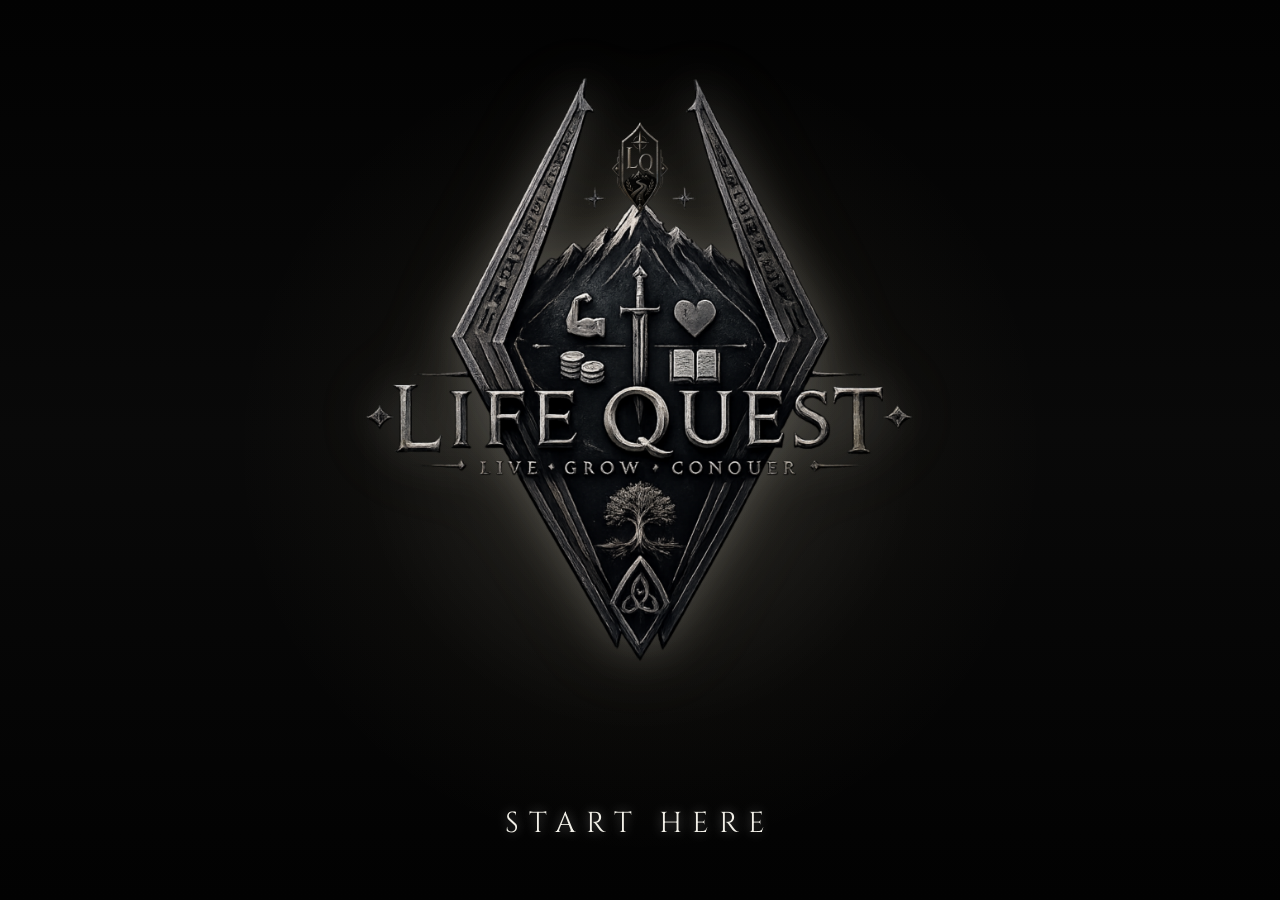
<file: index.html>
<!DOCTYPE html>
<html lang="en">
<head>
  <meta charset="UTF-8">
  <meta name="viewport" content="width=device-width, initial-scale=1.0">
  <title>Life Quest | A Real-Life RPG App for Building a Better Life</title>
  <meta name="description" content="Life Quest is a real-life RPG app that turns goals, tasks, journals, inventory, and personal growth into meaningful quests. Build a good life on purpose.">
  <meta name="theme-color" content="#050505">

  <meta property="og:title" content="Life Quest — Life Isn’t a Checklist. It’s a Quest.">
  <meta property="og:description" content="A real-life RPG app for returning to real life, tracking quests, building skills, and living with purpose.">
  <meta property="og:type" content="website">
  <meta property="og:url" content="https://lifequestapp.ca/">
  <meta property="og:image" content="https://lifequestapp.ca/assets/logo/lifequest-logo.png">

  <meta name="twitter:card" content="summary_large_image">
  <meta name="twitter:title" content="Life Quest — Life Isn’t a Checklist. It’s a Quest.">
  <meta name="twitter:description" content="A real-life RPG app for returning to real life, tracking quests, building skills, and living with purpose.">
  <meta name="twitter:image" content="https://lifequestapp.ca/assets/logo/lifequest-logo.png">
  <link rel="stylesheet" href="styles.css">
</head>

<body>

  <!-- Hidden Netlify form detection -->
  <form name="join-life-quest" method="POST" data-netlify="true" netlify-honeypot="bot-field" hidden>
    <input type="hidden" name="form-name" value="join-life-quest">
    <input type="email" name="email">
    <input type="checkbox" name="marketing_consent" value="yes">
    <input type="hidden" name="consent_version" value="2026-10-10">
    <input name="bot-field">
  </form>

  <main class="start-screen" id="startScreen">
    <div class="start-content">
      <img src="assets/logo/lifequest-logo.png" alt="Life Quest" class="hero-logo">
      <button type="button" class="start-button" id="startButton">START HERE</button>
    </div>
  </main>

  <div class="black-transition hidden" id="blackTransition"></div>

  <section class="letter-screen hidden" id="letterScreen">
    <div class="letter-box">
      <img src="assets/logo/lifequest-logo.png" alt="Life Quest" class="letter-logo">

      <h1>Life Quest</h1>
      <p class="letter-subtitle">A real-life RPG for returning to real life.</p>
      <h2>The Road Ahead</h2>

      <p><em>To the traveler who now holds this tool,</em></p>

      <p>For many years, I searched for a way to keep track of the life I was trying to build.</p>

      <p>There were lists, calendars, notes, reminders, goals, plans, and scattered scraps of ambition hidden in every corner of my world. Some helped for a time. Most faded. None of them felt like they understood the truth of it.</p>

      <p>Life is not a clean list.</p>
      <p>It is a road.</p>

      <p>It is work to be done, people to care for, strength to build, rooms to restore, skills to sharpen, debts to clear, meals to prepare, places to discover, and small victories that deserve to be remembered.</p>

      <p>I did not need another place to store chores.</p>
      <p>I needed a way to see the adventure inside them.</p>
      <p>So this tool was forged.</p>

      <p>Life Quest was made to turn real life into quests. Not to escape the world, but to walk through it with purpose.</p>

      <p>This tool will not walk the road for you. It will not shout every answer. It will not remove the weight from your pack.</p>

      <p>But it may help you see the path.</p>
      <p>It may help you begin again.</p>
      <p>And it may help you notice that the small task in front of you was never small at all. It was part of the larger quest.</p>

      <p>Begin where you are.<br>
      Gather what you can.<br>
      Complete the next quest.</p>

      <p class="final-line"><em>The road ahead is yours.</em></p>

      <form name="join-life-quest" method="POST" data-netlify="true" action="/success.html" class="join-form">
        <input type="hidden" name="form-name" value="join-life-quest">
        <input type="hidden" name="consent_version" value="2026-10-10">
        <input type="email" name="email" placeholder="Enter your email" required>
        <label class="join-consent"><input type="checkbox" name="marketing_consent" value="yes" required> I agree to receive Life Quest development, launch, and promotional emails from Simic Solutions Inc. I can unsubscribe at any time.</label>
        <button type="submit">Join Life Quest</button>
        <p class="join-privacy">Joining is optional and not required to use the app. <a href="privacy.html">How we use your email</a>.</p>
      </form>

      <div class="letter-links" aria-label="Life Quest social links">
        <p class="letter-links-note">Follow the road as it is being built.</p>
        <a href="https://www.instagram.com/getlifequest/" target="_blank" rel="noopener noreferrer">Instagram</a>
        <a href="https://www.youtube.com/@LifeQuestApp-r8x" target="_blank" rel="noopener noreferrer">YouTube</a>
        <a href="https://www.facebook.com/profile.php?id=61591769700104" target="_blank" rel="noopener noreferrer">Facebook</a>
        <a href="https://discord.gg/BAJ6yh2Gr" target="_blank" rel="noopener noreferrer">Discord</a>
      </div>

      <section class="content-section" id="faq" aria-labelledby="faq-title">
        <h2 id="faq-title">Questions from the Road</h2>

        <div class="faq-item">
          <h3>What is Life Quest?</h3>
          <p>Life Quest is a real-life RPG app for turning ordinary life into quests, records, resources, and progress. It is built to help people return to real life with more purpose.</p>
        </div>

        <div class="faq-item">
          <h3>Is this just another productivity app?</h3>
          <p>No. Life Quest brings simple quests, journals, inventory, maps, and progress together so real life feels connected.</p>
        </div>

        <div class="faq-item">
          <h3>Does Life Quest use streaks?</h3>
          <p>No. Life Quest is not built around streak guilt. Life is lived in seasons. If you leave for a while, the app should help you return, not remind you that you failed.</p>
        </div>

        <div class="contact-actions">
          <a href="faq.html">Read the FAQ</a>
        </div>
      </section>

      <section class="content-section" id="contact" aria-labelledby="contact-title">
        <h2 id="contact-title">Contact</h2>
        <p>Life Quest is being built in public, one quest at a time. For updates, questions, or early interest, join the list above or follow the project below.</p>

        <div class="contact-actions">
          <a href="contact.html">Contact</a>
          <a href="support.html">Support</a>
          <a href="privacy.html">Privacy</a>
          <a href="https://www.instagram.com/getlifequest/" target="_blank" rel="noopener noreferrer">Instagram</a>
          <a href="https://www.youtube.com/@LifeQuestApp-r8x" target="_blank" rel="noopener noreferrer">YouTube</a>
          <a href="https://www.facebook.com/profile.php?id=61591769700104" target="_blank" rel="noopener noreferrer">Facebook</a>
          <a href="https://discord.gg/BAJ6yh2Gr" target="_blank" rel="noopener noreferrer">Discord</a>
        </div>
      </section>
    </div>
  </section>

  <script type="application/ld+json">
    {
      "@context": "https://schema.org",
      "@type": "SoftwareApplication",
      "name": "Life Quest",
      "applicationCategory": "LifestyleApplication",
      "operatingSystem": "iOS",
      "description": "Life Quest is a real-life RPG app that turns goals, tasks, journals, inventory, and personal growth into meaningful quests.",
      "url": "https://lifequestapp.ca/"
    }
  </script>

  <script src="script.js"></script>
  <script src="/metricool.js"></script>
</body>
</html>
</file>
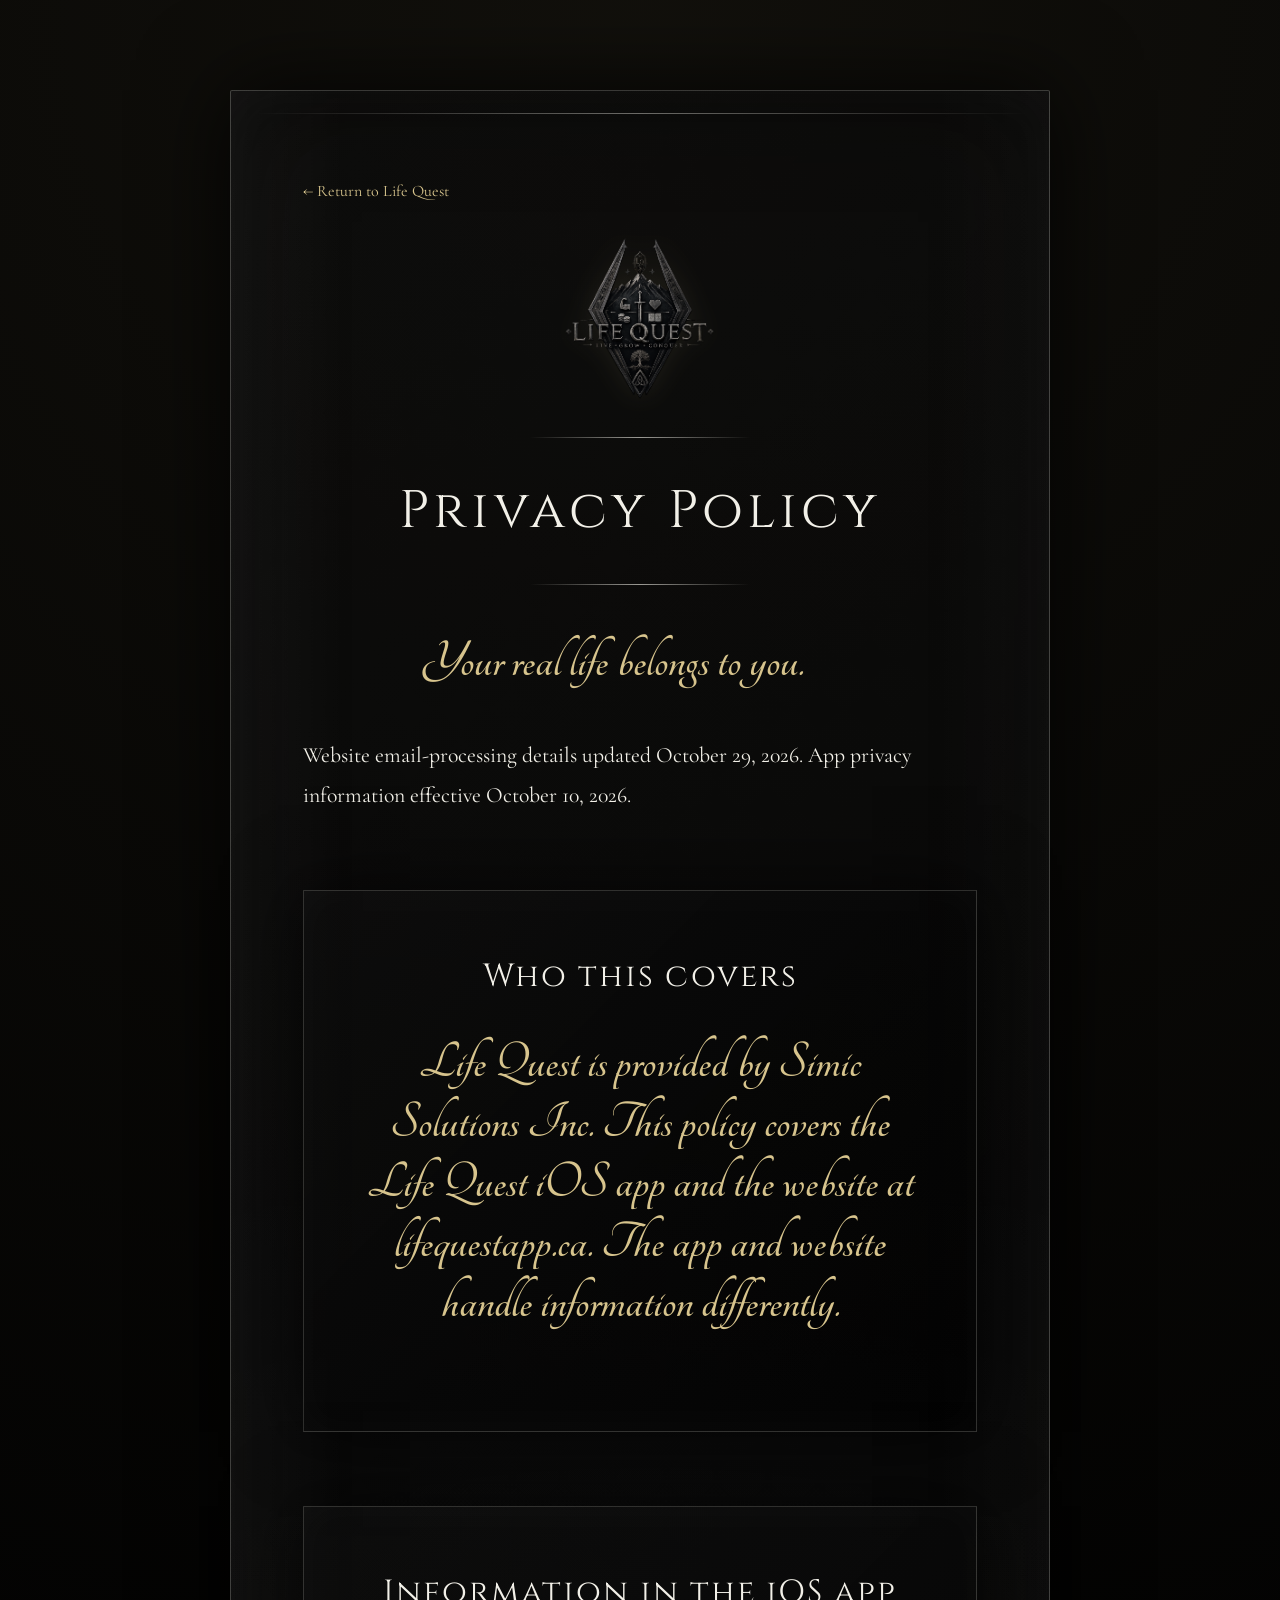
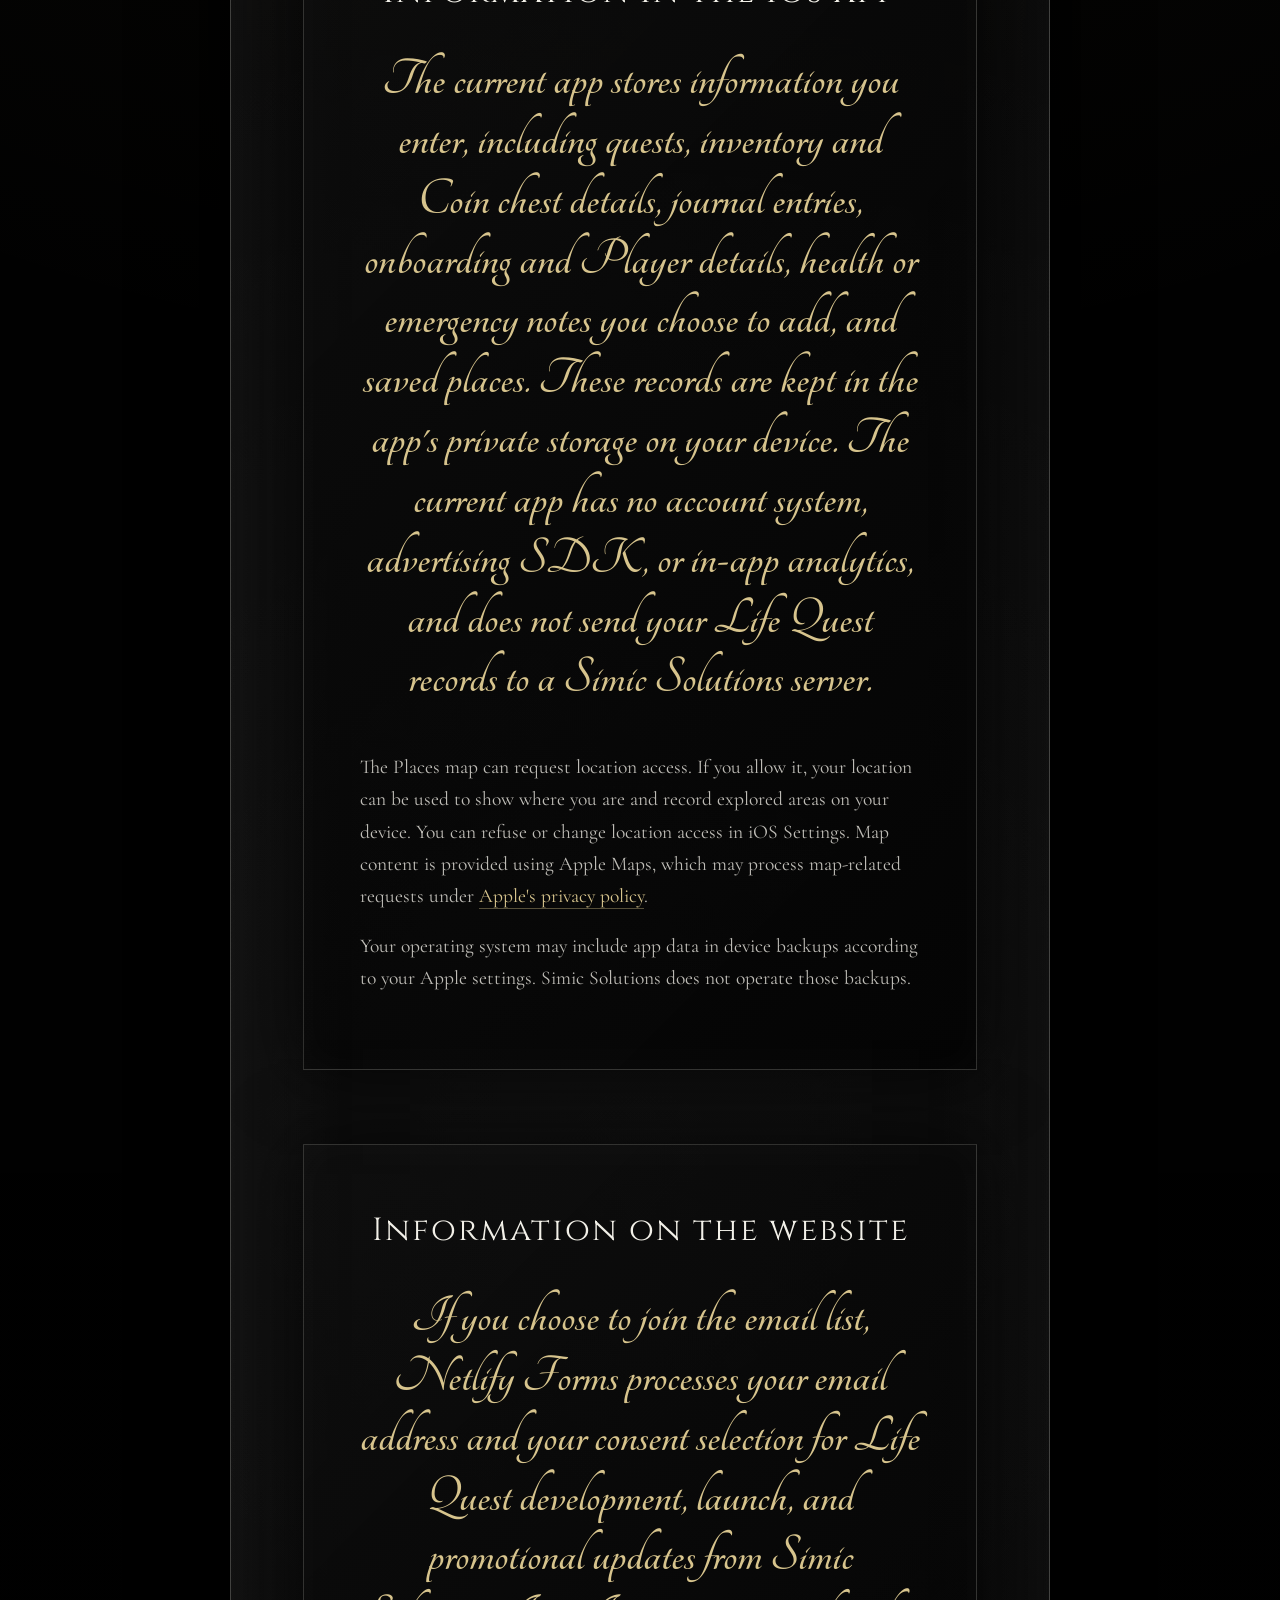
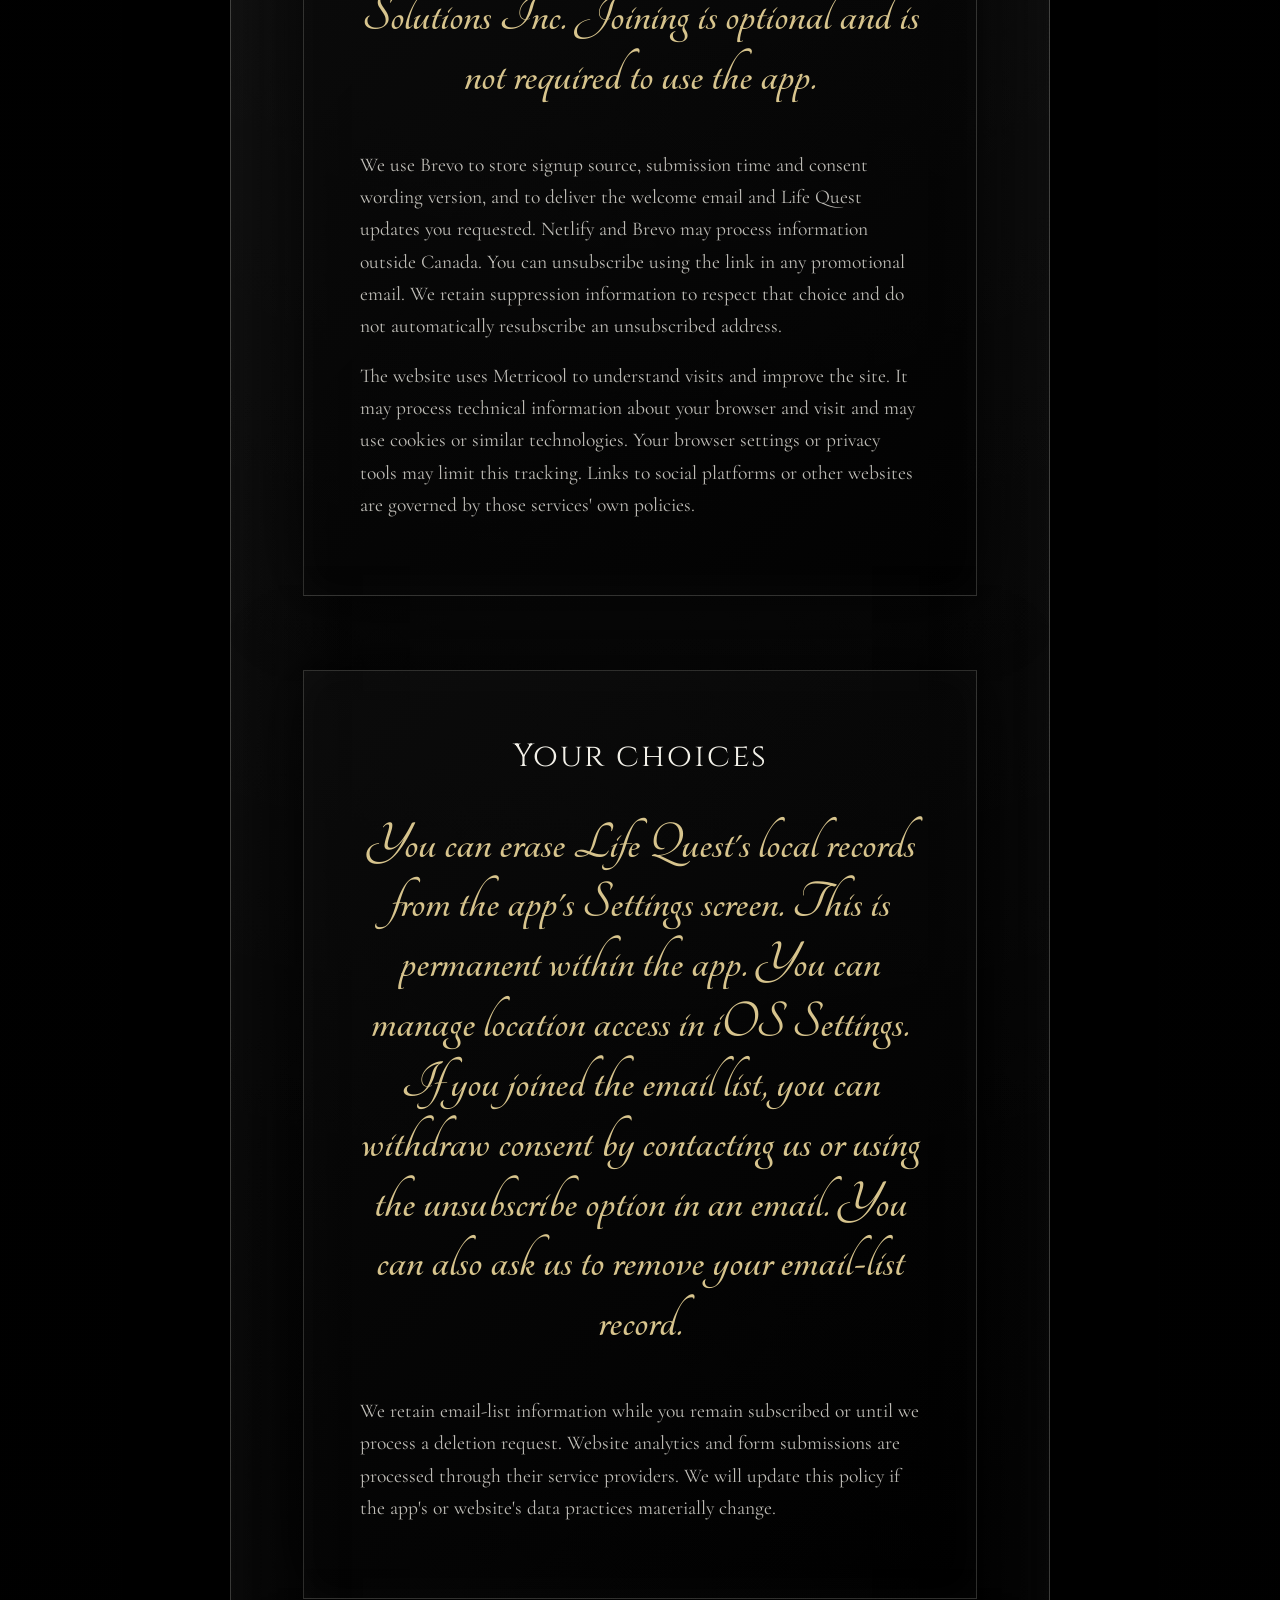
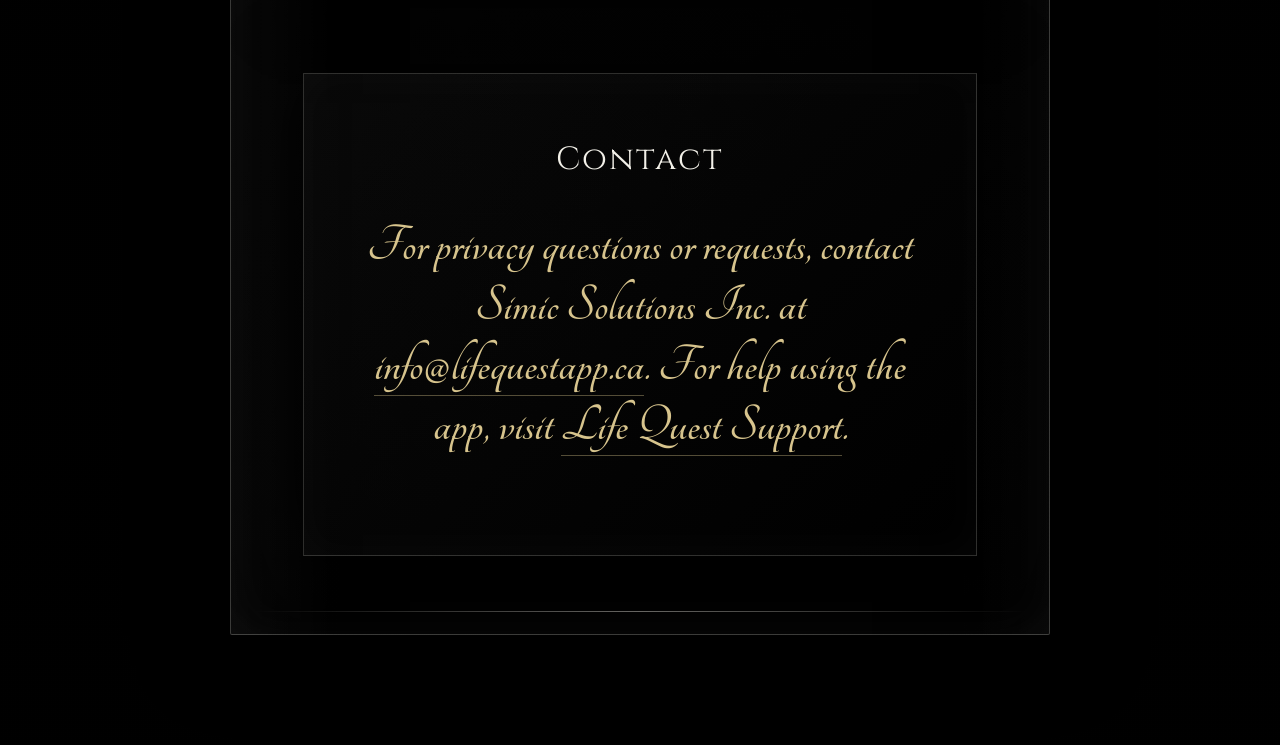
<file: privacy.html>
<!DOCTYPE html>
<html lang="en">
<head>
  <meta charset="UTF-8">
  <meta name="viewport" content="width=device-width, initial-scale=1.0">
  <title>Privacy Policy | Life Quest</title>
  <meta name="description" content="How Simic Solutions Inc. handles Life Quest app data, website analytics, and email updates.">
  <meta property="og:title" content="Life Quest Privacy Policy">
  <meta property="og:url" content="https://lifequestapp.ca/privacy.html">
  <link rel="stylesheet" href="styles.css">
</head>
<body>
  <main class="letter-screen info-page">
    <div class="letter-box">
      <a href="index.html" class="page-back-link">← Return to Life Quest</a>
      <img src="assets/logo/lifequest-logo.png" alt="Life Quest" class="letter-logo">
      <h1>Privacy Policy</h1>
      <p class="letter-subtitle">Your real life belongs to you.</p>
      <p>Website email-processing details updated October 29, 2026. App privacy information effective October 10, 2026.</p>

      <section class="content-section" aria-labelledby="scope">
        <h2 id="scope">Who this covers</h2>
        <p>Life Quest is provided by Simic Solutions Inc. This policy covers the Life Quest iOS app and the website at lifequestapp.ca. The app and website handle information differently.</p>
      </section>

      <section class="content-section" aria-labelledby="app-data">
        <h2 id="app-data">Information in the iOS app</h2>
        <p>The current app stores information you enter, including quests, inventory and Coin chest details, journal entries, onboarding and Player details, health or emergency notes you choose to add, and saved places. These records are kept in the app's private storage on your device. The current app has no account system, advertising SDK, or in-app analytics, and does not send your Life Quest records to a Simic Solutions server.</p>
        <p>The Places map can request location access. If you allow it, your location can be used to show where you are and record explored areas on your device. You can refuse or change location access in iOS Settings. Map content is provided using Apple Maps, which may process map-related requests under <a href="https://www.apple.com/legal/privacy/">Apple's privacy policy</a>.</p>
        <p>Your operating system may include app data in device backups according to your Apple settings. Simic Solutions does not operate those backups.</p>
      </section>

      <section class="content-section" aria-labelledby="website-data">
        <h2 id="website-data">Information on the website</h2>
        <p>If you choose to join the email list, Netlify Forms processes your email address and your consent selection for Life Quest development, launch, and promotional updates from Simic Solutions Inc. Joining is optional and is not required to use the app.</p>
        <p>We use Brevo to store signup source, submission time and consent wording version, and to deliver the welcome email and Life Quest updates you requested. Netlify and Brevo may process information outside Canada. You can unsubscribe using the link in any promotional email. We retain suppression information to respect that choice and do not automatically resubscribe an unsubscribed address.</p>
        <p>The website uses Metricool to understand visits and improve the site. It may process technical information about your browser and visit and may use cookies or similar technologies. Your browser settings or privacy tools may limit this tracking. Links to social platforms or other websites are governed by those services' own policies.</p>
      </section>

      <section class="content-section" aria-labelledby="choices">
        <h2 id="choices">Your choices</h2>
        <p>You can erase Life Quest's local records from the app's Settings screen. This is permanent within the app. You can manage location access in iOS Settings. If you joined the email list, you can withdraw consent by contacting us or using the unsubscribe option in an email. You can also ask us to remove your email-list record.</p>
        <p>We retain email-list information while you remain subscribed or until we process a deletion request. Website analytics and form submissions are processed through their service providers. We will update this policy if the app's or website's data practices materially change.</p>
      </section>

      <section class="content-section" aria-labelledby="privacy-contact">
        <h2 id="privacy-contact">Contact</h2>
        <p>For privacy questions or requests, contact Simic Solutions Inc. at <a href="mailto:info@lifequestapp.ca">info@lifequestapp.ca</a>. For help using the app, visit <a href="support.html">Life Quest Support</a>.</p>
      </section>
    </div>
  </main>
</body>
</html>
</file>
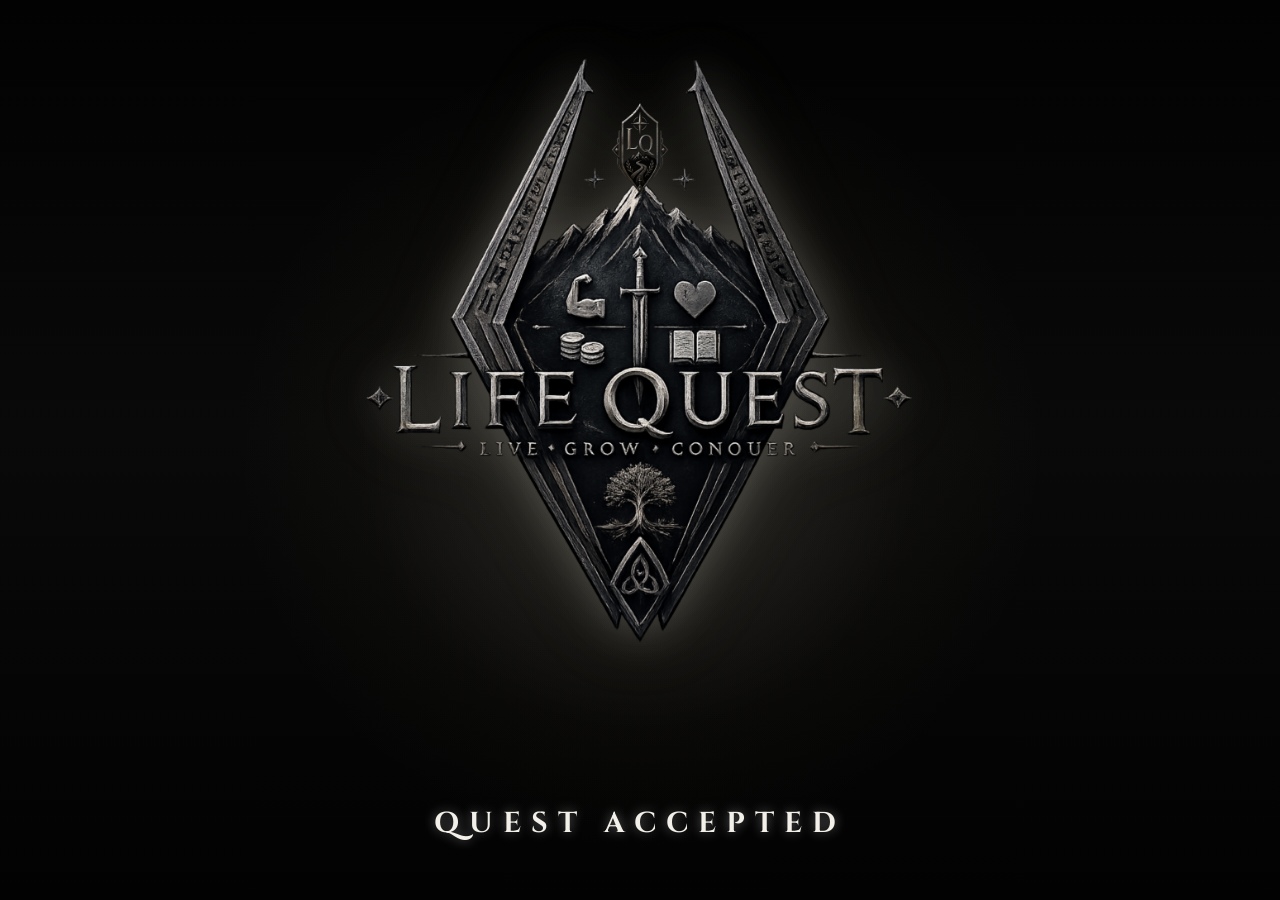
<file: success.html>
<!DOCTYPE html>
<html lang="en">
<head>
  <meta charset="UTF-8">
  <meta name="viewport" content="width=device-width, initial-scale=1.0">
  <title>Quest Accepted</title>
  <link rel="stylesheet" href="styles.css">
</head>

<body>
  <main class="start-screen">
    <div class="start-content">
      <img src="assets/logo/lifequest-logo.png" alt="Life Quest" class="hero-logo">
      <h1 class="start-button">QUEST ACCEPTED</h1>
    </div>
  </main>
  <script src="/metricool.js"></script>
</body>
</html>
</file>
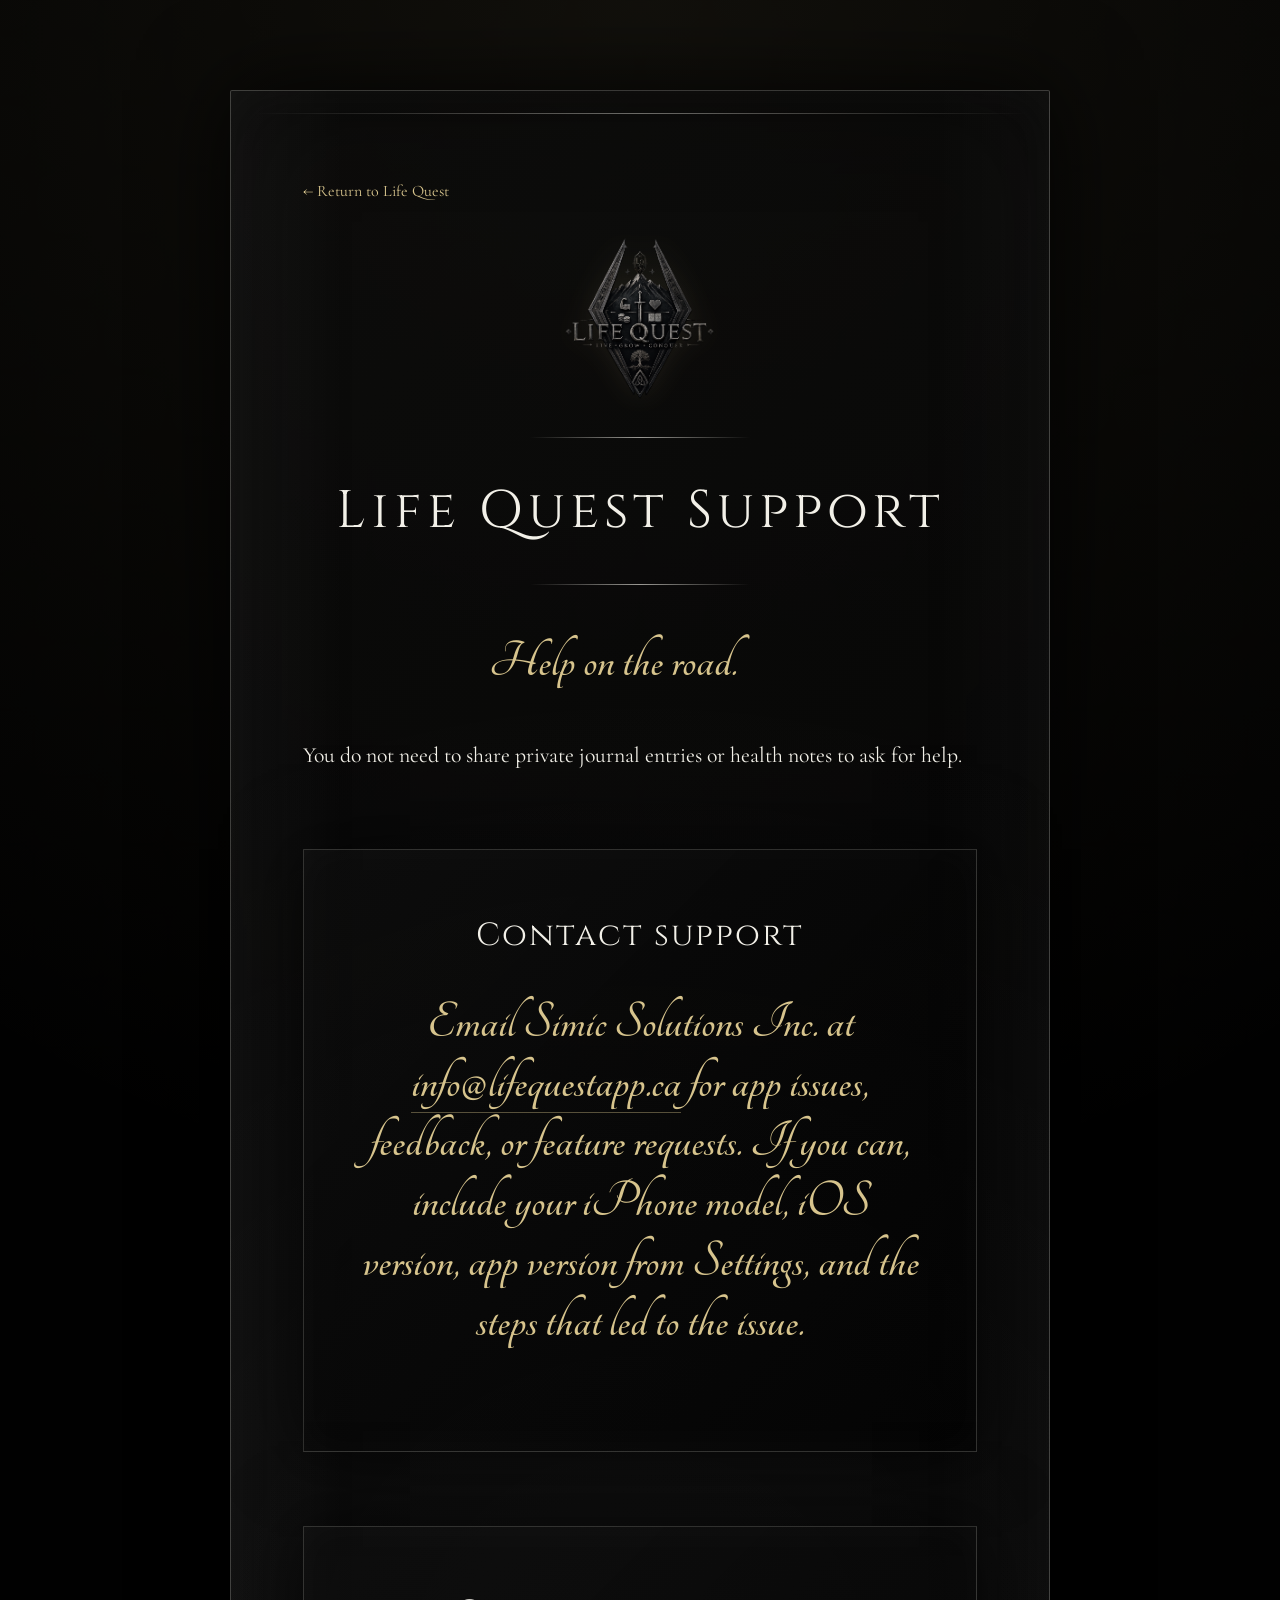
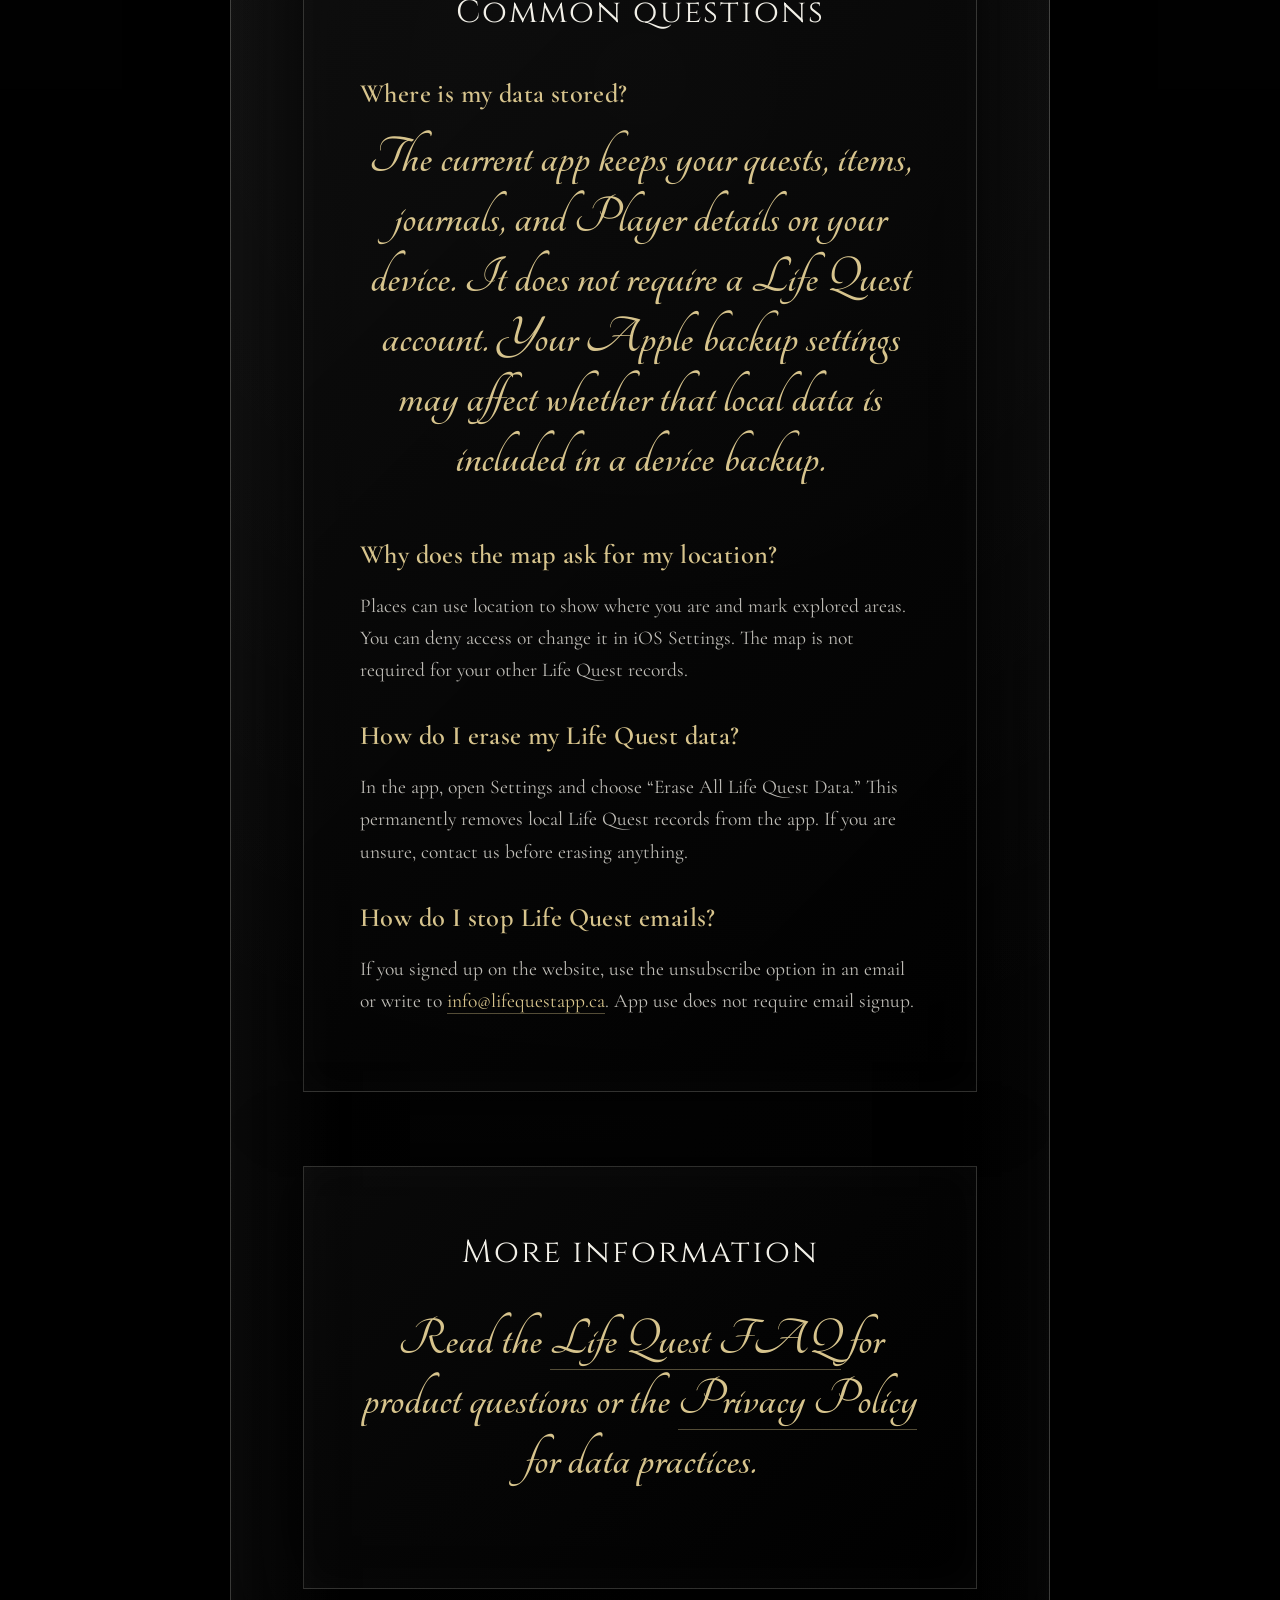
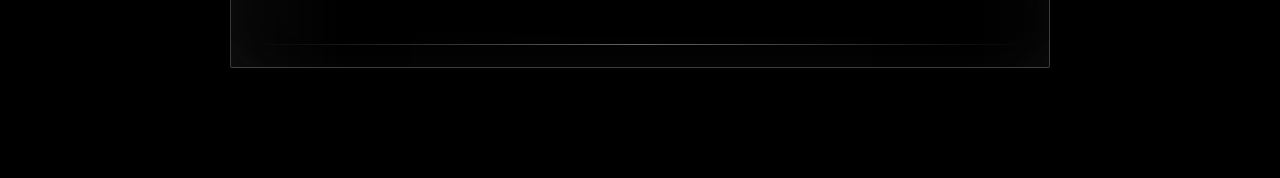
<file: support.html>
<!DOCTYPE html>
<html lang="en">
<head>
  <meta charset="UTF-8">
  <meta name="viewport" content="width=device-width, initial-scale=1.0">
  <title>Support | Life Quest</title>
  <meta name="description" content="Contact Life Quest support and find help with local data, the Places map, and privacy.">
  <meta property="og:title" content="Life Quest Support">
  <meta property="og:url" content="https://lifequestapp.ca/support.html">
  <link rel="stylesheet" href="styles.css">
</head>
<body>
  <main class="letter-screen info-page">
    <div class="letter-box">
      <a href="index.html" class="page-back-link">← Return to Life Quest</a>
      <img src="assets/logo/lifequest-logo.png" alt="Life Quest" class="letter-logo">
      <h1>Life Quest Support</h1>
      <p class="letter-subtitle">Help on the road.</p>
      <p>You do not need to share private journal entries or health notes to ask for help.</p>

      <section class="content-section" aria-labelledby="support-contact">
        <h2 id="support-contact">Contact support</h2>
        <p>Email Simic Solutions Inc. at <a href="mailto:info@lifequestapp.ca?subject=Life%20Quest%20Support">info@lifequestapp.ca</a> for app issues, feedback, or feature requests. If you can, include your iPhone model, iOS version, app version from Settings, and the steps that led to the issue.</p>
      </section>

      <section class="content-section" aria-labelledby="common-questions">
        <h2 id="common-questions">Common questions</h2>
        <h3>Where is my data stored?</h3>
        <p>The current app keeps your quests, items, journals, and Player details on your device. It does not require a Life Quest account. Your Apple backup settings may affect whether that local data is included in a device backup.</p>
        <h3>Why does the map ask for my location?</h3>
        <p>Places can use location to show where you are and mark explored areas. You can deny access or change it in iOS Settings. The map is not required for your other Life Quest records.</p>
        <h3>How do I erase my Life Quest data?</h3>
        <p>In the app, open Settings and choose “Erase All Life Quest Data.” This permanently removes local Life Quest records from the app. If you are unsure, contact us before erasing anything.</p>
        <h3>How do I stop Life Quest emails?</h3>
        <p>If you signed up on the website, use the unsubscribe option in an email or write to <a href="mailto:info@lifequestapp.ca?subject=Unsubscribe%20from%20Life%20Quest">info@lifequestapp.ca</a>. App use does not require email signup.</p>
      </section>

      <section class="content-section" aria-labelledby="more-help">
        <h2 id="more-help">More information</h2>
        <p>Read the <a href="faq.html">Life Quest FAQ</a> for product questions or the <a href="privacy.html">Privacy Policy</a> for data practices.</p>
      </section>
    </div>
  </main>
</body>
</html>
</file>
<file: styles.css>
@import url('https://fonts.googleapis.com/css2?family=Cinzel:wght@400;500;600&family=Cormorant+Garamond:ital,wght@0,400;0,500;1,400&family=Tangerine:wght@400;700&display=swap');
 
* {
  box-sizing: border-box;
}
 
body {
  margin: 0;
  background: #020202;
  color: #f2f0e8;
  font-family: "Cormorant Garamond", serif;
  overflow-x: hidden;
}
 
/* START SCREEN */
 
.start-screen {
  min-height: 100vh;
  display: flex;
  align-items: center;
  justify-content: center;
  padding: 32px;
  text-align: center;
  background:
    radial-gradient(circle at center, rgba(255, 255, 255, 0.10), transparent 36%),
    radial-gradient(circle at center, rgba(215, 196, 141, 0.08), transparent 52%),
    linear-gradient(to bottom, #020202 0%, #090909 48%, #020202 100%);
}
 
.start-content {
  width: 100%;
  max-width: 900px;
  min-height: 72vh;
  display: flex;
  flex-direction: column;
  align-items: center;
  justify-content: center;
}
 
.hero-logo {
  width: min(620px, 92vw);
  display: block;
  margin: 0 auto clamp(90px, 14vh, 150px);
  opacity: 0;
  animation: logoFadeIn 2.2s ease forwards;
  filter:
    drop-shadow(0 0 22px rgba(255, 255, 255, 0.18))
    drop-shadow(0 0 36px rgba(215, 196, 141, 0.10));
}
 
@keyframes logoFadeIn {
  from {
    opacity: 0;
    transform: translateY(10px);
  }
 
  to {
    opacity: 1;
    transform: translateY(0);
  }
}
 
.start-button {
  font-family: "Cinzel", serif;
  background: transparent;
  border: none;
  color: #f2f0e8;
  font-size: clamp(1.1rem, 3.6vw, 1.8rem);
  letter-spacing: clamp(5px, 1.4vw, 10px);
  cursor: pointer;
  opacity: 0;
  animation:
    startAppear 1.4s ease forwards 1.6s,
    breathe 3.2s ease-in-out infinite 3s;
  text-shadow: 0 0 12px rgba(255, 255, 255, 0.42);
}
 
.start-button:hover {
  color: #d7c48d;
}
 
@keyframes startAppear {
  to {
    opacity: 1;
  }
}
 
@keyframes breathe {
  0%, 100% {
    opacity: 0.32;
  }
 
  45%, 55% {
    opacity: 1;
  }
}
 
/* TRANSITIONS */
 
.hidden {
  display: none;
}
 
.fade-out {
  animation: fadeOut 1.15s ease forwards;
}
 
@keyframes fadeOut {
  to {
    opacity: 0;
  }
}
 
.black-transition {
  position: fixed;
  inset: 0;
  z-index: 10;
  opacity: 0;
  /* Safety net: even if JS ever leaves "active" and "hidden" on this
     element at the same time again, it must never intercept clicks
     unless it is actually mid-animation. */
  pointer-events: none;
}
 
.black-transition.active {
  display: block;
  pointer-events: auto;
  animation: blackHold 1.65s ease forwards;
}
 
/* Belt-and-suspenders: if "hidden" and "active" ever co-occur, hidden
   must always win. This selector matches both classes together, so its
   specificity (0,2,0) ties .black-transition.active on specificity, and
   being later in source order lets it win the cascade, forcing display:none. */
.black-transition.active.hidden {
  display: none;
  pointer-events: none;
}
 
@keyframes blackHold {
  0% { opacity: 0; }
  28% { opacity: 1; }
  72% { opacity: 1; }
  100% { opacity: 0; }
}
 
/* LETTER PAGE */
 
.letter-screen {
  min-height: 100vh;
  padding: 90px 22px 110px;
  background:
    radial-gradient(circle at center top, rgba(215, 196, 141, 0.08), transparent 36%),
    linear-gradient(rgba(0, 0, 0, 0.84), rgba(0, 0, 0, 0.96)),
    #050505;
  opacity: 0;
}
 
.letter-screen.fade-in {
  animation: letterReveal 1.8s ease forwards;
}

/* Standalone policy and support pages do not use the intro transition. */
.letter-screen.info-page {
  opacity: 1;
}

.info-page .page-back-link {
  display: inline-block;
  margin-bottom: 26px;
  color: #d7c48d;
  font-size: 1rem;
  text-decoration: none;
}

.info-page .page-back-link:hover,
.info-page .page-back-link:focus-visible {
  color: #f2f0e8;
  text-decoration: underline;
}
 
@keyframes letterReveal {
  from {
    opacity: 0;
    transform: translateY(14px);
  }
 
  to {
    opacity: 1;
    transform: translateY(0);
  }
}
 
.letter-box {
  position: relative;
  max-width: 820px;
  margin: 0 auto;
  padding: clamp(44px, 7vw, 78px) clamp(28px, 7vw, 72px);
  background:
    linear-gradient(90deg, rgba(255, 255, 255, 0.035), transparent 14%, transparent 86%, rgba(255, 255, 255, 0.025)),
    radial-gradient(circle at center, rgba(255, 255, 255, 0.045), transparent 62%),
    linear-gradient(135deg, rgba(255, 255, 255, 0.035), rgba(0, 0, 0, 0.32)),
    rgba(0, 0, 0, 0.66);
  border: 1px solid rgba(242, 240, 232, 0.22);
  border-radius: 2px;
  box-shadow:
    0 0 90px rgba(0, 0, 0, 0.82),
    inset 0 0 54px rgba(255, 255, 255, 0.035),
    inset 0 0 110px rgba(0, 0, 0, 0.45);
  line-height: 1.86;
  font-size: clamp(1.18rem, 2.25vw, 1.36rem);
}
 
.letter-box::before,
.letter-box::after {
  content: "";
  position: absolute;
  left: 22px;
  right: 22px;
  height: 1px;
  background: linear-gradient(to right, transparent, rgba(242, 240, 232, 0.42), transparent);
  pointer-events: none;
}
 
.letter-box::before {
  top: 22px;
}
 
.letter-box::after {
  bottom: 22px;
}
 
.letter-logo {
  display: block;
  width: min(170px, 42vw);
  margin: 0 auto 34px;
  opacity: 0.78;
  filter: drop-shadow(0 0 14px rgba(215, 196, 141, 0.12));
}
 
.letter-box h1 {
  font-family: "Cinzel", serif;
  text-align: center;
  color: #f2f0e8;
  font-size: clamp(2.1rem, 6vw, 3.3rem);
  font-weight: 400;
  letter-spacing: 5px;
  margin: 0 0 18px;
}
 
.letter-box h1::before,
.letter-box h1::after {
  content: "";
  display: block;
  width: min(220px, 58vw);
  height: 1px;
  margin: 0 auto 24px;
  background: linear-gradient(to right, transparent, rgba(242, 240, 232, 0.62), transparent);
}
 
.letter-box h1::after {
  margin: 24px auto 48px;
}

.letter-box h2 {
  margin: 26px 0 36px;
  font-family: "Cinzel", serif;
  font-weight: 400;
  font-size: clamp(1.7rem, 5vw, 2.65rem);
  letter-spacing: 3px;
  color: #d7c48d;
  text-align: center;
}

.letter-subtitle {
  margin: -16px auto 34px;
  max-width: 620px;
  font-family: "Cormorant Garamond", serif;
  font-size: clamp(1.15rem, 3vw, 1.5rem);
  color: rgba(242, 240, 232, 0.68);
  text-align: center;
}
 
.letter-box p {
  margin: 0 0 24px;
}
 
.letter-box p:first-of-type,
.final-line {
  font-family: "Tangerine", cursive;
  font-weight: 700;
  text-align: center;
  color: #d7c48d;
  line-height: 1.1;
}
 
.letter-box p:first-of-type {
  font-size: clamp(2.3rem, 6vw, 3.4rem);
  margin-bottom: 42px;
}
 
.final-line {
  font-size: clamp(2.5rem, 6vw, 3.8rem);
  margin-top: 58px;
}
 
/* LETTER SOCIAL LINKS */

.letter-links {
  margin: 56px auto 0;
  display: flex;
  flex-wrap: wrap;
  align-items: center;
  justify-content: center;
  gap: 14px;
  text-align: center;
}

.letter-links a {
  display: inline-flex;
  align-items: center;
  justify-content: center;
  min-width: 138px;
  padding: 11px 16px;
  color: #f2f0e8;
  border: 1px solid rgba(242, 240, 232, 0.38);
  background: rgba(5, 5, 5, 0.56);
  font-family: "Cinzel", serif;
  font-size: 0.78rem;
  letter-spacing: 2px;
  text-decoration: none;
  text-transform: uppercase;
  transition: border-color 0.25s ease, color 0.25s ease, box-shadow 0.25s ease, background 0.25s ease;
}

.letter-links a:hover,
.letter-links a:focus-visible {
  color: #d7c48d;
  border-color: #d7c48d;
  background: rgba(215, 196, 141, 0.06);
  box-shadow: 0 0 14px rgba(215, 196, 141, 0.15);
  outline: none;
}

.letter-links-note {
  width: 100%;
  margin: 0 0 2px;
  font-family: "Cormorant Garamond", serif;
  font-size: 1.05rem;
  color: rgba(242, 240, 232, 0.58);
}

/* JOIN FORM */
 
.join-form {
  margin: 64px auto 0;
  max-width: 460px;
  display: flex;
  flex-direction: column;
  gap: 16px;
  /* Moved out of the mobile-only media query so the form is always
     above any full-page overlay, on every viewport width. */
  position: relative;
  z-index: 20;
}
 
.join-form input,
.join-form button {
  position: relative;
  z-index: 20;
  pointer-events: auto;
}
 
.join-form input {
  width: 100%;
  padding: 15px 16px;
  background: rgba(5, 5, 5, 0.92);
  border: 1px solid rgba(242, 240, 232, 0.42);
  color: #f2f0e8;
  font-family: "Cormorant Garamond", serif;
  font-size: 1.16rem;
  text-align: center;
  outline: none;
}
 
.join-form input::placeholder {
  color: rgba(242, 240, 232, 0.56);
}
 
.join-form input:focus {
  border-color: #d7c48d;
  box-shadow: 0 0 12px rgba(215, 196, 141, 0.18);
}
 
.join-form button {
  padding: 16px;
  background: transparent;
  color: #f2f0e8;
  border: 1px solid rgba(242, 240, 232, 0.62);
  font-family: "Cinzel", serif;
  font-size: 0.95rem;
  letter-spacing: 2.6px;
  cursor: pointer;
  text-transform: uppercase;
}
 
.join-form button:hover {
  border-color: #d7c48d;
  color: #d7c48d;
  box-shadow: 0 0 14px rgba(215, 196, 141, 0.16);
}

.join-form .join-consent {
  display: flex;
  align-items: flex-start;
  gap: 12px;
  color: rgba(242, 240, 232, 0.82);
  font-size: 1rem;
  line-height: 1.45;
  text-align: left;
}

.join-form input[type="checkbox"] {
  width: auto;
  flex: 0 0 auto;
  margin: 4px 0 0;
  padding: 0;
  accent-color: #d7c48d;
}

.join-form .join-privacy {
  margin: 0;
  color: rgba(242, 240, 232, 0.66);
  font-size: 0.95rem;
  line-height: 1.4;
  text-align: center;
}

.join-form .join-privacy a {
  color: #d7c48d;
}
 
/* SIMPLE CONTENT SECTIONS */

.content-section {
  max-width: 820px;
  margin: 74px auto 0;
  padding: clamp(34px, 6vw, 56px) clamp(24px, 6vw, 56px);
  background:
    linear-gradient(135deg, rgba(255, 255, 255, 0.032), rgba(0, 0, 0, 0.30)),
    rgba(0, 0, 0, 0.58);
  border: 1px solid rgba(242, 240, 232, 0.18);
  box-shadow:
    0 0 70px rgba(0, 0, 0, 0.62),
    inset 0 0 42px rgba(255, 255, 255, 0.025);
}

.content-section h2 {
  margin: 0 0 28px;
  font-family: "Cinzel", serif;
  font-size: clamp(1.45rem, 4vw, 2rem);
  font-weight: 400;
  letter-spacing: 2px;
  text-align: center;
  color: #f2f0e8;
}

.content-section h3 {
  margin: 26px 0 10px;
  font-family: "Cormorant Garamond", serif;
  font-size: clamp(1.35rem, 3vw, 1.65rem);
  font-weight: 600;
  letter-spacing: 0.4px;
  color: #d7c48d;
}

.content-section p {
  margin: 0 0 18px;
  font-family: "Cormorant Garamond", serif;
  font-size: clamp(1.08rem, 2.5vw, 1.22rem);
  line-height: 1.65;
  color: rgba(242, 240, 232, 0.78);
}

.content-section a {
  color: #d7c48d;
  text-decoration: none;
  border-bottom: 1px solid rgba(215, 196, 141, 0.38);
}

.content-section a:hover,
.content-section a:focus-visible {
  color: #f2f0e8;
  border-bottom-color: #f2f0e8;
  outline: none;
}

.faq-item + .faq-item {
  margin-top: 28px;
  padding-top: 24px;
  border-top: 1px solid rgba(242, 240, 232, 0.12);
}

.contact-actions {
  display: flex;
  flex-wrap: wrap;
  justify-content: center;
  gap: 14px;
  margin-top: 28px;
}

.contact-actions a {
  display: inline-flex;
  align-items: center;
  justify-content: center;
  min-width: 150px;
  padding: 12px 16px;
  border: 1px solid rgba(242, 240, 232, 0.38);
  background: rgba(5, 5, 5, 0.56);
  color: #f2f0e8;
  font-family: "Cinzel", serif;
  font-size: 0.78rem;
  letter-spacing: 2px;
  text-transform: uppercase;
  text-decoration: none;
}

.contact-actions a:hover,
.contact-actions a:focus-visible {
  color: #d7c48d;
  border-color: #d7c48d;
  box-shadow: 0 0 14px rgba(215, 196, 141, 0.15);
  outline: none;
}

/* MOBILE */
 
@media (max-width: 600px) {
  .start-content {
    min-height: 68vh;
  }
 
  .hero-logo {
    width: min(430px, 92vw);
    margin-bottom: 82px;
  }
 
  .letter-screen {
    padding: 46px 16px 64px;
  }
 
  .letter-box {
    line-height: 1.7;
  }
 
  .letter-box p:first-of-type {
    font-size: 2.4rem;
  }
 
  .final-line {
    font-size: 2.6rem;
  }
 
  .start-button {
    letter-spacing: 4px;
  }

  .letter-links {
    gap: 10px;
    margin-top: 42px;
  }

  .letter-links a,
  .contact-actions a {
    width: 100%;
  }

  .content-section {
    margin-top: 52px;
  }
}
</file>
